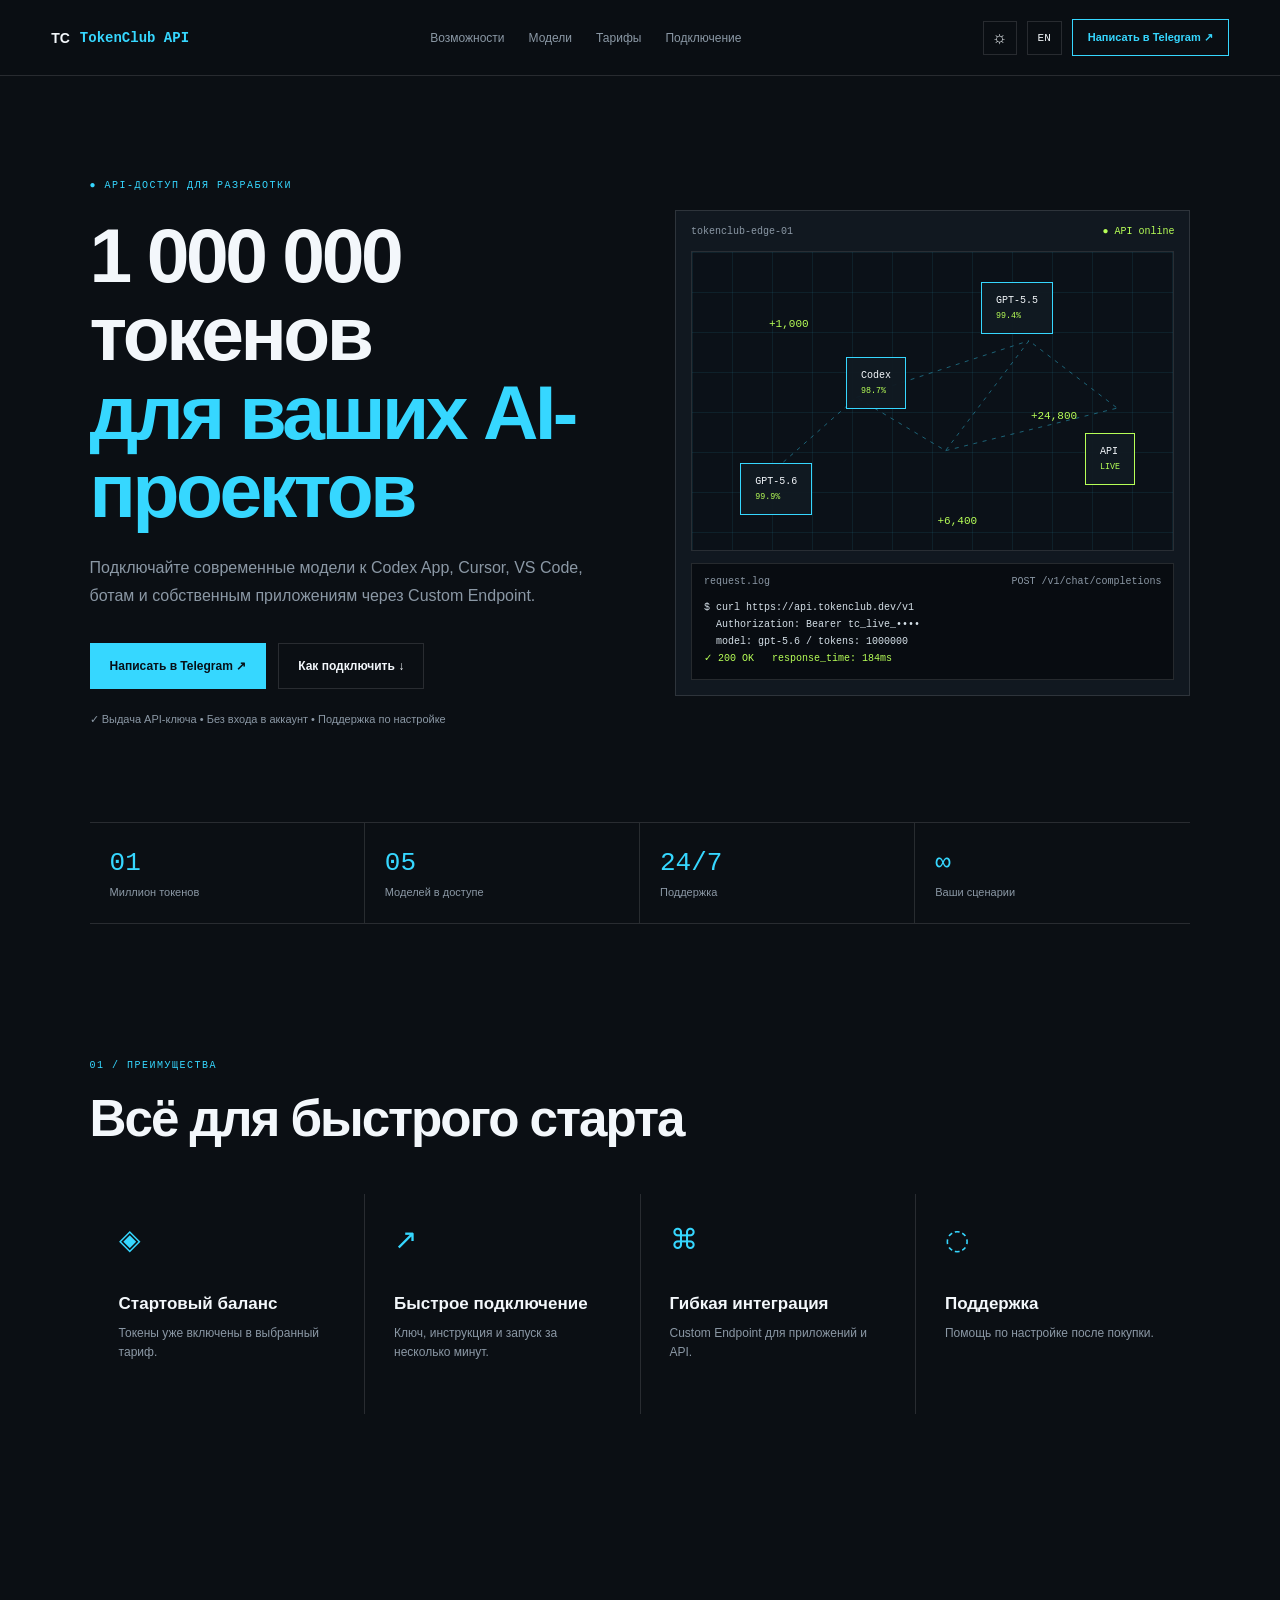
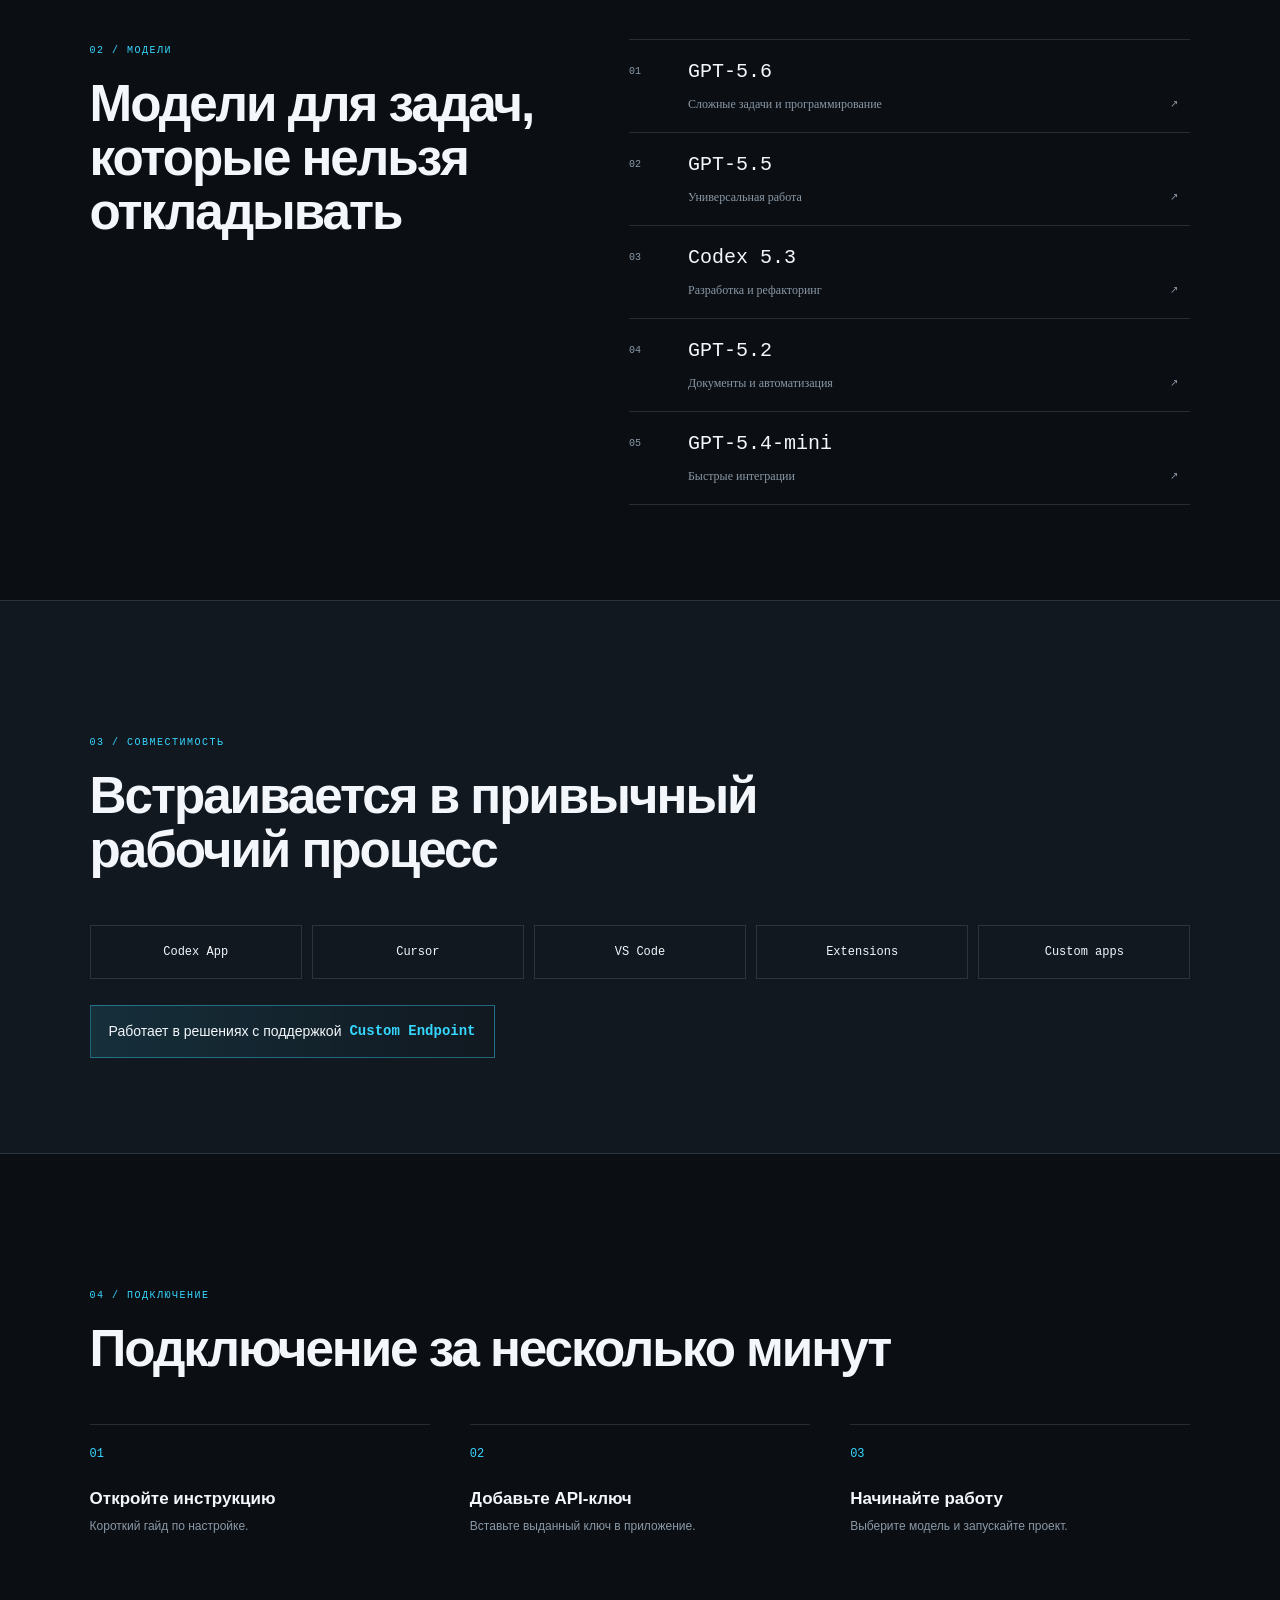
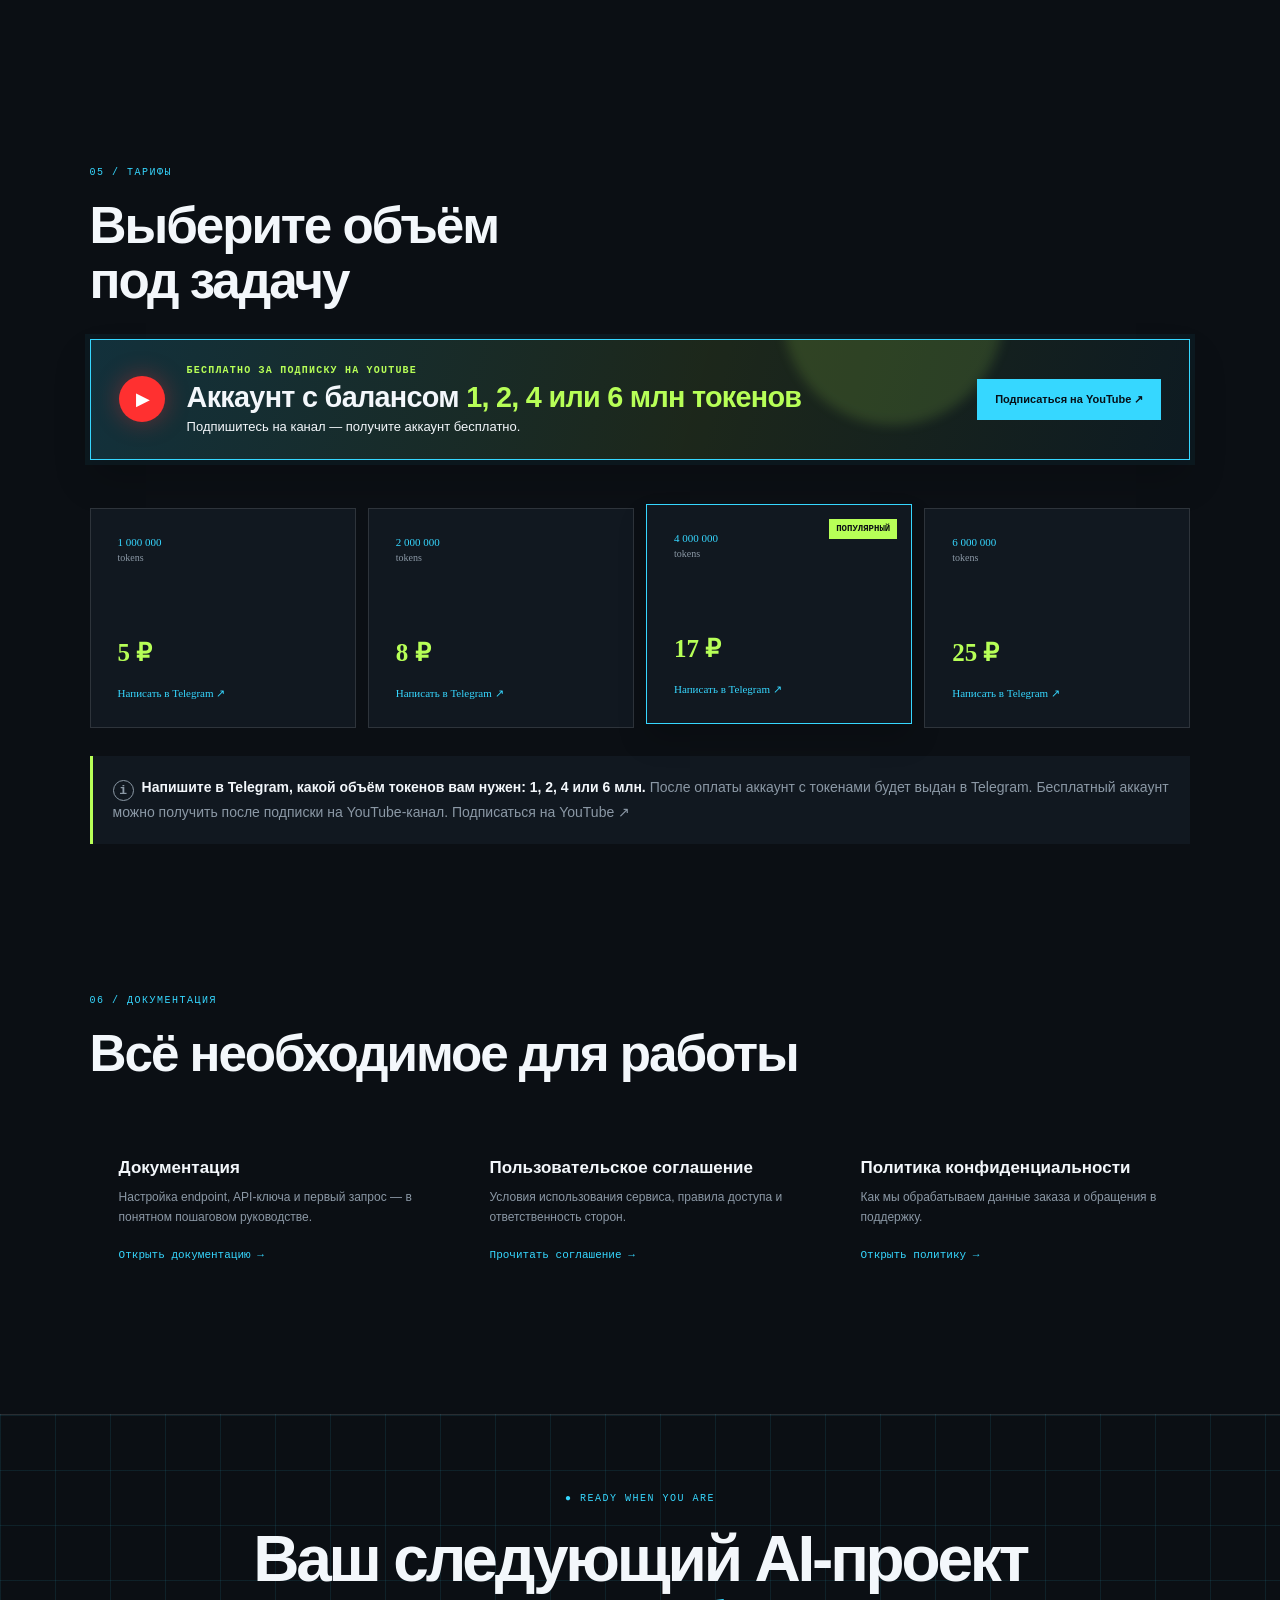
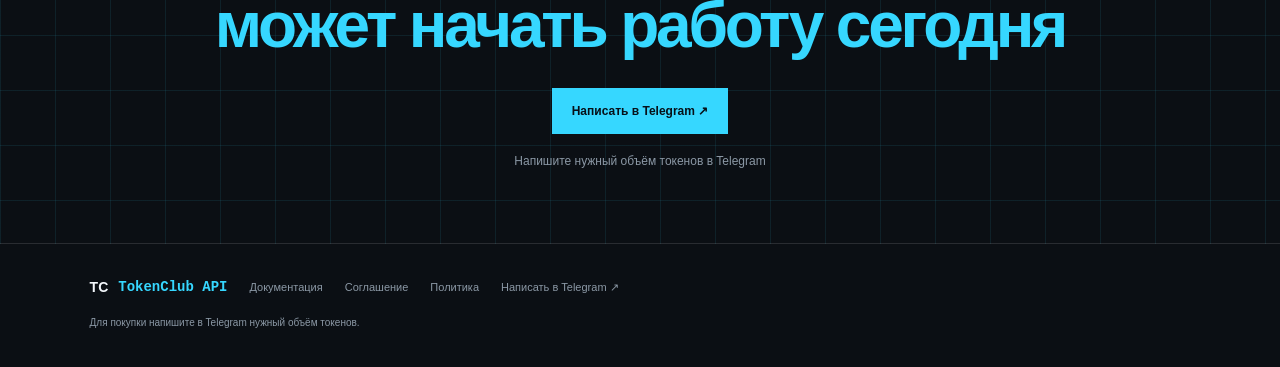
<file: index.html>
<!doctype html>
<html lang="ru">
<head>
  <meta charset="UTF-8">
  <meta name="viewport" content="width=device-width, initial-scale=1">
  <meta name="description" content="TokenClub API — доступ к AI-моделям через Custom Endpoint.">
  <title>TokenClub API — доступ к AI-моделям</title>
  <link rel="stylesheet" href="styles.css">
  <link rel="stylesheet" href="enhancements.css">
  <style>
    .pricing .price-card:nth-child(1) > strong { font-size: 0; }
    .pricing .price-card:nth-child(1) > strong::after { content: "5 ₽"; font-size: 25px; }
    .pricing .price-card:nth-child(2) > strong { font-size: 0; }
    .pricing .price-card:nth-child(2) > strong::after { content: "8 ₽"; font-size: 25px; }
    .pricing .price-card:nth-child(3) > strong { font-size: 0; }
    .pricing .price-card:nth-child(3) > strong::after { content: "17 ₽"; font-size: 25px; }
    .pricing .price-card:nth-child(4) > strong { font-size: 0; }
    .pricing .price-card:nth-child(4) > strong::after { content: "25 ₽"; font-size: 25px; }
  </style>
</head>
<body>
  <div class="loader" id="loader" data-i18n="loader">Подключаем TokenClub API…</div>
  <header class="site-header">
    <a class="brand" href="#top" aria-label="TokenClub API"><b>TC</b><span>TokenClub API</span></a>
    <nav class="main-nav" aria-label="Основная навигация">
      <a href="#features" data-i18n="navFeatures">Возможности</a><a href="#models" data-i18n="navModels">Модели</a><a href="#pricing" data-i18n="navPricing">Тарифы</a><a href="#setup" data-i18n="navSetup">Подключение</a>
    </nav>
    <div class="header-actions">
      <button class="icon-btn" id="themeBtn" type="button" aria-label="Переключить тему" title="Переключить тему">☼</button>
      <button class="lang-btn" id="langBtn" type="button" aria-label="Сменить язык">RU / EN</button>
      <a class="header-cta purchase-link" href="https://t.me/Nadodelat2" target="_blank" rel="noopener" data-i18n="getAccess">Написать в Telegram ↗</a>
    </div>
  </header>
  <main id="top">
    <section class="hero">
      <div class="hero-copy">
        <div class="eyebrow" data-i18n="eyebrow">● API-ДОСТУП ДЛЯ РАЗРАБОТКИ</div>
        <h1 data-i18n-html="heroTitle">1 000 000 токенов<br><span>для ваших AI-проектов</span></h1>
        <p data-i18n="heroText">Подключайте современные модели к Codex App, Cursor, VS Code, ботам и собственным приложениям через Custom Endpoint.</p>
        <div class="hero-actions"><a class="btn primary purchase-link" href="https://t.me/Nadodelat2" target="_blank" rel="noopener" data-i18n="getApiAccess">Написать в Telegram ↗</a><a class="btn" href="#docs" data-i18n="howToConnect">Как подключить ↓</a></div>
        <small class="hero-note" data-i18n="heroNote">✓ Выдача API-ключа • Без входа в аккаунт • Поддержка по настройке</small>
      </div>
      <div class="hero-visual"><div class="visual-top">tokenclub-edge-01 <b>● API online</b></div><div class="network"><div class="grid"></div><svg viewBox="0 0 600 420" preserveAspectRatio="none" aria-hidden="true"><path d="M80 330 L205 205 L316 280 L420 125 L530 220"/><path d="M205 205 L420 125"/><path d="M316 280 L530 220"/></svg><div class="node n1">GPT-5.6<small>99.9%</small></div><div class="node n2">Codex<small>98.7%</small></div><div class="node n3">GPT-5.5<small>99.4%</small></div><div class="node n4">API<small>LIVE</small></div><div class="token t1">+1,000</div><div class="token t2">+24,800</div><div class="token t3">+6,400</div></div><div class="terminal">request.log <span>POST /v1/chat/completions</span><pre>$ curl https://api.tokenclub.dev/v1
  Authorization: Bearer tc_live_••••
  model: gpt-5.6 / tokens: 1000000
<span>✓ 200 OK   response_time: 184ms</span></pre></div></div>
    </section>
    <section class="stats"><div><b>01</b><span data-i18n="statTokens">Миллион токенов</span></div><div><b>05</b><span data-i18n="statModels">Моделей в доступе</span></div><div><b>24/7</b><span data-i18n="statSupport">Поддержка</span></div><div><b>∞</b><span data-i18n="statScenarios">Ваши сценарии</span></div></section>
    <section class="section" id="features"><label data-i18n="featuresLabel">01 / ПРЕИМУЩЕСТВА</label><h2 data-i18n="featuresTitle">Всё для быстрого старта</h2><div class="features"><article>◈<h3 data-i18n="feature1Title">Стартовый баланс</h3><p data-i18n="feature1Text">Токены уже включены в выбранный тариф.</p></article><article>↗<h3 data-i18n="feature2Title">Быстрое подключение</h3><p data-i18n="feature2Text">Ключ, инструкция и запуск за несколько минут.</p></article><article>⌘<h3 data-i18n="feature3Title">Гибкая интеграция</h3><p data-i18n="feature3Text">Custom Endpoint для приложений и API.</p></article><article>◌<h3 data-i18n="feature4Title">Поддержка</h3><p data-i18n="feature4Text">Помощь по настройке после покупки.</p></article></div></section>
    <section class="section models" id="models"><div><label data-i18n="modelsLabel">02 / МОДЕЛИ</label><h2 data-i18n-html="modelsTitle">Модели для задач,<br>которые нельзя откладывать</h2></div><div class="model-list"><div>01 <strong>GPT-5.6</strong><small data-i18n="model1">Сложные задачи и программирование</small>↗</div><div>02 <strong>GPT-5.5</strong><small data-i18n="model2">Универсальная работа</small>↗</div><div>03 <strong>Codex 5.3</strong><small data-i18n="model3">Разработка и рефакторинг</small>↗</div><div>04 <strong>GPT-5.2</strong><small data-i18n="model4">Документы и автоматизация</small>↗</div><div>05 <strong>GPT-5.4-mini</strong><small data-i18n="model5">Быстрые интеграции</small>↗</div></div></section>
    <section class="compat"><div class="section"><label data-i18n="compatLabel">03 / СОВМЕСТИМОСТЬ</label><h2 data-i18n-html="compatTitle">Встраивается в привычный<br>рабочий процесс</h2><div class="compat-row"><span>Codex App</span><span>Cursor</span><span>VS Code</span><span>Extensions</span><span>Custom apps</span></div><p class="endpoint-note" data-i18n-html="endpointNote">Работает в решениях с поддержкой <strong>Custom Endpoint</strong></p></div></section>
    <section class="section" id="setup"><label data-i18n="setupLabel">04 / ПОДКЛЮЧЕНИЕ</label><h2 data-i18n="setupTitle">Подключение за несколько минут</h2><div class="steps"><div><b>01</b><h3 data-i18n="step1Title">Откройте инструкцию</h3><p data-i18n="step1Text">Короткий гайд по настройке.</p></div><div><b>02</b><h3 data-i18n="step2Title">Добавьте API-ключ</h3><p data-i18n="step2Text">Вставьте выданный ключ в приложение.</p></div><div><b>03</b><h3 data-i18n="step3Title">Начинайте работу</h3><p data-i18n="step3Text">Выберите модель и запускайте проект.</p></div></div></section>
    <section class="section" id="pricing"><label data-i18n="pricingLabel">05 / ТАРИФЫ</label><h2 data-i18n-html="pricingTitle">Выберите объём<br>под задачу</h2><aside class="youtube-gift" aria-label="Бесплатный аккаунт за подписку на YouTube"><div class="youtube-gift-icon" aria-hidden="true">▶</div><div class="youtube-gift-copy"><span data-i18n="youtubeGiftLabel">БЕСПЛАТНО ЗА ПОДПИСКУ НА YOUTUBE</span><strong data-i18n-html="youtubeGiftTitle">Аккаунт с балансом <em>1, 2, 4 или 6 млн токенов</em></strong><p data-i18n="youtubeGiftText">Подпишитесь на канал — получите аккаунт бесплатно.</p></div><a class="youtube-gift-cta" href="https://youtube.com/channel/UC8PJoADDYiaxqb0UiYBRF9w?si=MLlKE7kNi1kPEvmc" target="_blank" rel="noopener" data-i18n="youtubeLink">Подписаться на YouTube ↗</a></aside><div class="pricing"><a class="price-card" href="https://t.me/Nadodelat2" target="_blank" rel="noopener"><span>1 000 000</span><small>tokens</small><strong>1.25 ₽</strong><em data-i18n="goToPurchase">Написать в Telegram ↗</em></a><a class="price-card" href="https://t.me/Nadodelat2" target="_blank" rel="noopener"><span>2 000 000</span><small>tokens</small><strong>1.75 ₽</strong><em data-i18n="goToPurchase">Написать в Telegram ↗</em></a><a class="price-card featured" href="https://t.me/Nadodelat2" target="_blank" rel="noopener"><i data-i18n="popular">ПОПУЛЯРНЫЙ</i><span>4 000 000</span><small>tokens</small><strong>2.50 ₽</strong><em data-i18n="goToPurchase">Написать в Telegram ↗</em></a><a class="price-card" href="https://t.me/Nadodelat2" target="_blank" rel="noopener"><span>6 000 000</span><small>tokens</small><strong>3.50 ₽</strong><em data-i18n="goToPurchase">Написать в Telegram ↗</em></a></div><div class="terms"><span class="info-icon" aria-hidden="true">i</span><strong data-i18n="termsStrong">Напишите в Telegram, какой объём токенов вам нужен: 1, 2, 4 или 6 млн.</strong> <span data-i18n="termsText">После оплаты аккаунт с токенами будет выдан в Telegram. Бесплатный аккаунт можно получить после подписки на YouTube-канал.</span> <a href="https://youtube.com/channel/UC8PJoADDYiaxqb0UiYBRF9w?si=MLlKE7kNi1kPEvmc" target="_blank" rel="noopener" data-i18n="youtubeLink">Подписаться на YouTube ↗</a></div></section>
    <section class="section docs" id="docs"><label data-i18n="docsLabel">06 / ДОКУМЕНТАЦИЯ</label><h2 data-i18n="docsTitle">Всё необходимое для работы</h2><div class="doc-grid"><a href="documentation.html"><article><h3 data-i18n="documentation">Документация</h3><p data-i18n="docText">Настройка endpoint, API-ключа и первый запрос — в понятном пошаговом руководстве.</p><span class="doc-link" data-i18n="readDocs">Открыть документацию →</span></article></a><a href="agreement.html"><article><h3 data-i18n="agreement">Пользовательское соглашение</h3><p data-i18n="agreementShort">Условия использования сервиса, правила доступа и ответственность сторон.</p><span class="doc-link" data-i18n="readAgreement">Прочитать соглашение →</span></article></a><a href="privacy.html"><article><h3 data-i18n="privacy">Политика конфиденциальности</h3><p data-i18n="privacyShort">Как мы обрабатываем данные заказа и обращения в поддержку.</p><span class="doc-link" data-i18n="readPrivacy">Открыть политику →</span></article></a></div></section>
    <section class="final"><div><label>● READY WHEN YOU ARE</label><h2 data-i18n-html="finalTitle">Ваш следующий AI-проект<br><span>может начать работу сегодня</span></h2><a class="btn primary purchase-link" href="https://t.me/Nadodelat2" target="_blank" rel="noopener" data-i18n="getApiAccess">Написать в Telegram ↗</a><p data-i18n="finalNote">Напишите нужный объём токенов в Telegram</p></div></section>
  </main>
  <footer><a class="brand" href="#top"><b>TC</b><span>TokenClub API</span></a><a href="documentation.html" data-i18n="documentation">Документация</a><a href="agreement.html" data-i18n="agreementFooter">Соглашение</a><a href="privacy.html" data-i18n="privacyFooter">Политика</a><a class="purchase-link" href="https://t.me/Nadodelat2" target="_blank" rel="noopener" data-i18n="buyOnTelegram">Написать в Telegram ↗</a><small data-i18n="footerNote">Для покупки напишите в Telegram нужный объём токенов.</small></footer>
  <script src="script.js"></script>
</body>
</html>
</file>
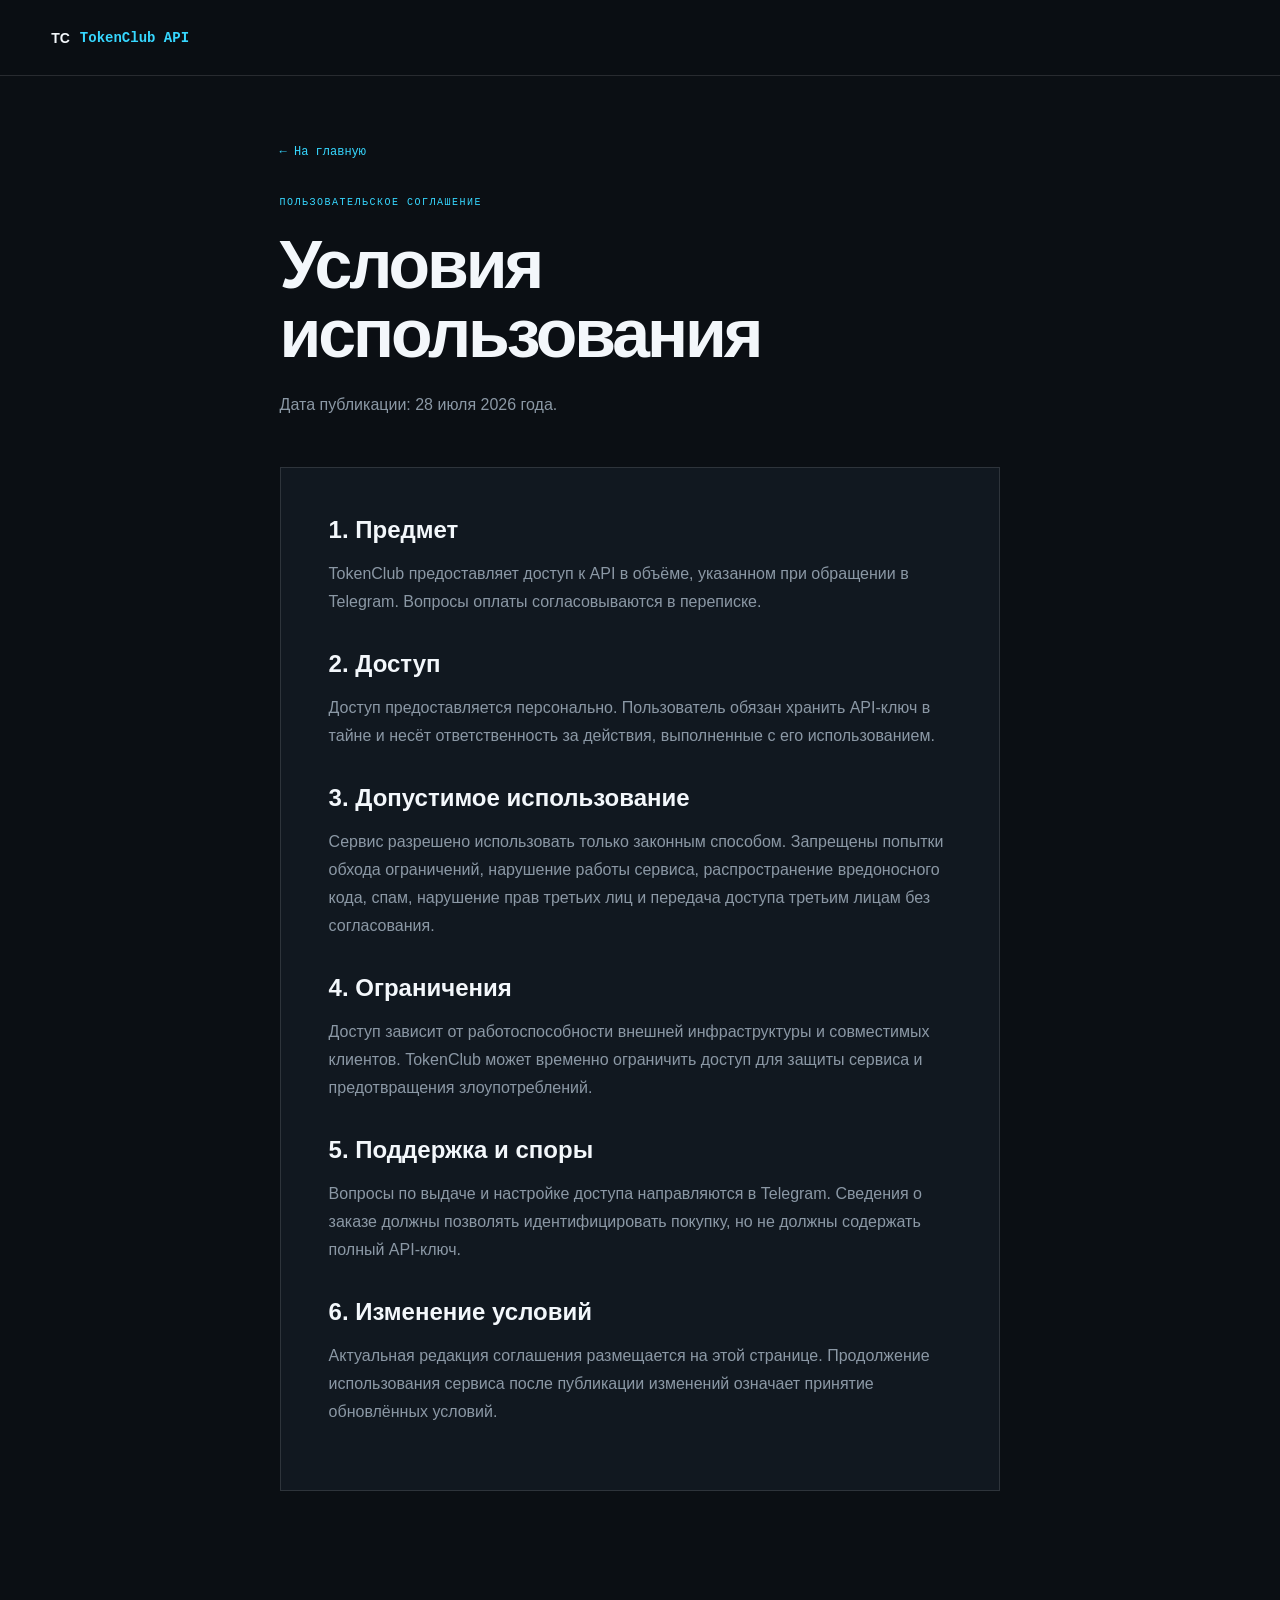
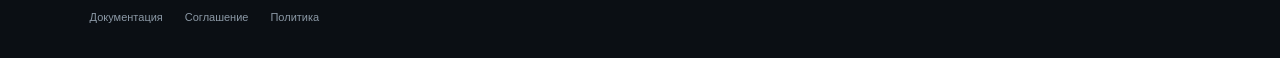
<file: agreement.html>
<!doctype html>
<html lang="ru"><head><meta charset="UTF-8"><meta name="viewport" content="width=device-width,initial-scale=1"><title>Пользовательское соглашение — TokenClub API</title><link rel="stylesheet" href="styles.css"><link rel="stylesheet" href="enhancements.css"></head>
<body><header class="site-header"><a class="brand" href="index.html"><b>TC</b><span>TokenClub API</span></a></header><main class="legal-page"><a class="back-link" href="index.html#docs">← На главную</a><label>ПОЛЬЗОВАТЕЛЬСКОЕ СОГЛАШЕНИЕ</label><h1>Условия использования</h1><p class="legal-lead">Дата публикации: 28 июля 2026 года.</p><article><h2>1. Предмет</h2><p>TokenClub предоставляет доступ к API в объёме, указанном при обращении в Telegram. Вопросы оплаты согласовываются в переписке.</p><h2>2. Доступ</h2><p>Доступ предоставляется персонально. Пользователь обязан хранить API-ключ в тайне и несёт ответственность за действия, выполненные с его использованием.</p><h2>3. Допустимое использование</h2><p>Сервис разрешено использовать только законным способом. Запрещены попытки обхода ограничений, нарушение работы сервиса, распространение вредоносного кода, спам, нарушение прав третьих лиц и передача доступа третьим лицам без согласования.</p><h2>4. Ограничения</h2><p>Доступ зависит от работоспособности внешней инфраструктуры и совместимых клиентов. TokenClub может временно ограничить доступ для защиты сервиса и предотвращения злоупотреблений.</p><h2>5. Поддержка и споры</h2><p>Вопросы по выдаче и настройке доступа направляются в Telegram. Сведения о заказе должны позволять идентифицировать покупку, но не должны содержать полный API-ключ.</p><h2>6. Изменение условий</h2><p>Актуальная редакция соглашения размещается на этой странице. Продолжение использования сервиса после публикации изменений означает принятие обновлённых условий.</p></article></main><footer><a href="documentation.html">Документация</a><a href="agreement.html">Соглашение</a><a href="privacy.html">Политика</a></footer></body></html>
</file>
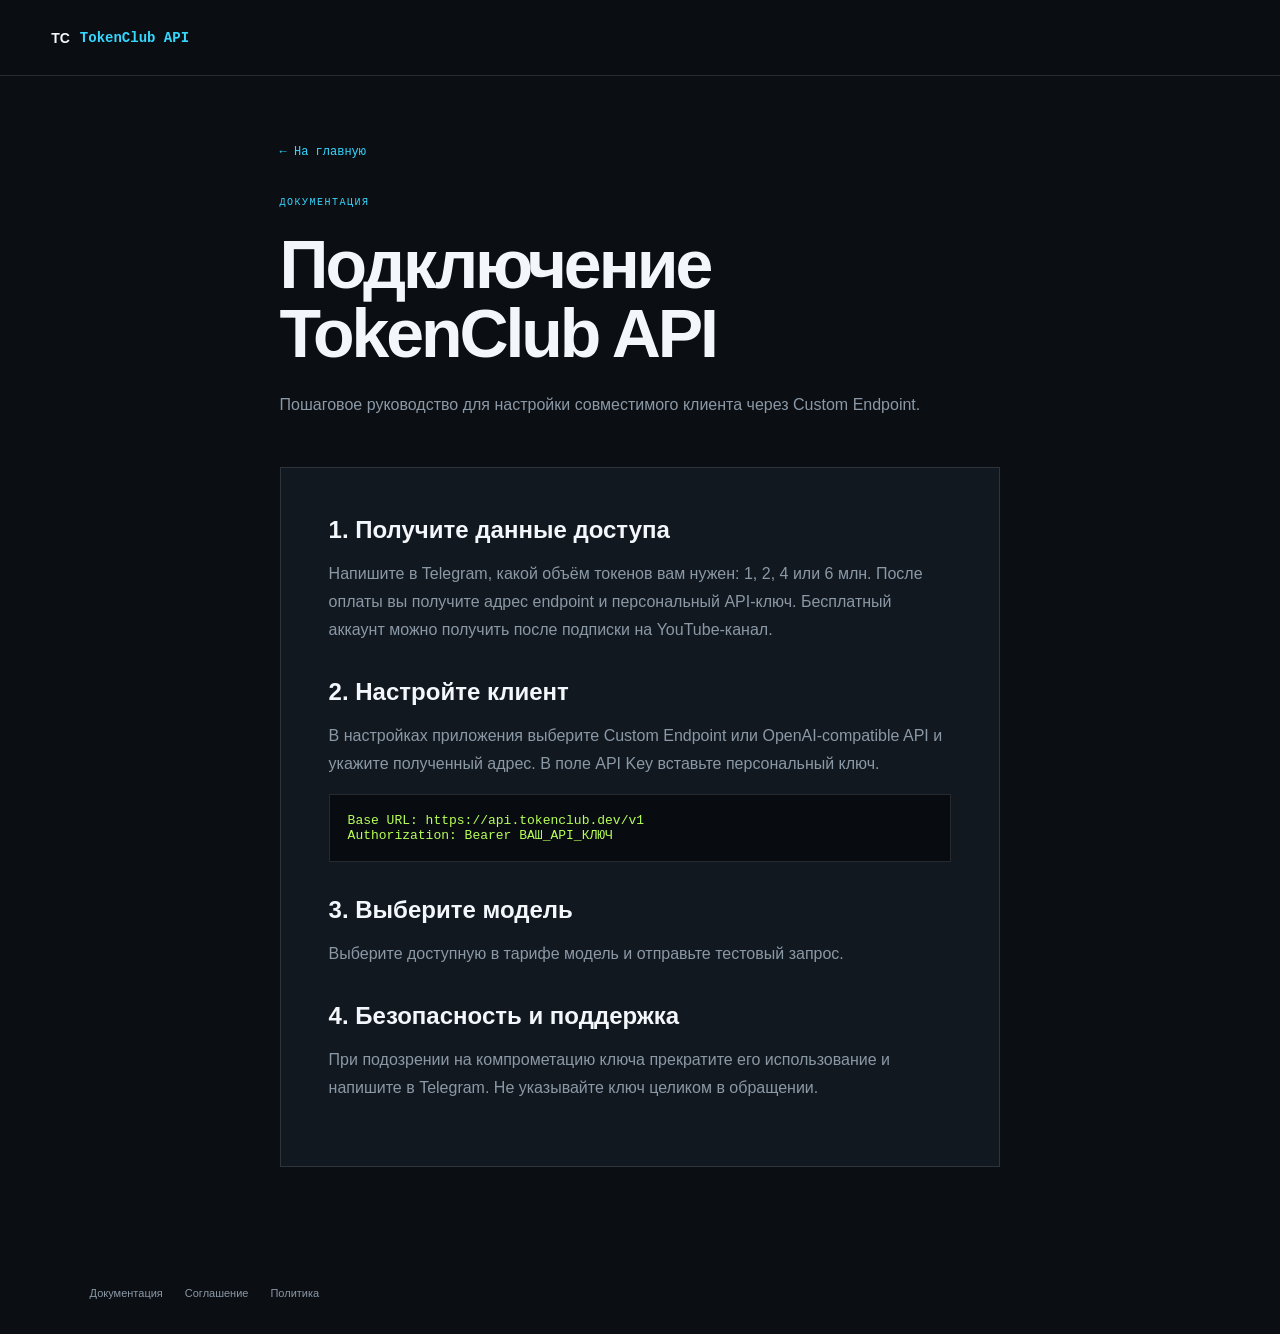
<file: documentation.html>
<!doctype html>
<html lang="ru"><head><meta charset="UTF-8"><meta name="viewport" content="width=device-width,initial-scale=1"><title>Документация — TokenClub API</title><link rel="stylesheet" href="styles.css"><link rel="stylesheet" href="enhancements.css"></head>
<body><header class="site-header"><a class="brand" href="index.html"><b>TC</b><span>TokenClub API</span></a></header><main class="legal-page"><a class="back-link" href="index.html#docs">← На главную</a><label>ДОКУМЕНТАЦИЯ</label><h1>Подключение TokenClub API</h1><p class="legal-lead">Пошаговое руководство для настройки совместимого клиента через Custom Endpoint.</p><article><h2>1. Получите данные доступа</h2><p>Напишите в <a href="https://t.me/Nadodelat2" target="_blank" rel="noopener">Telegram</a>, какой объём токенов вам нужен: 1, 2, 4 или 6 млн. После оплаты вы получите адрес endpoint и персональный API-ключ. Бесплатный аккаунт можно получить после подписки на <a href="https://youtube.com/channel/UC8PJoADDYiaxqb0UiYBRF9w?si=MLlKE7kNi1kPEvmc" target="_blank" rel="noopener">YouTube-канал</a>.</p><h2>2. Настройте клиент</h2><p>В настройках приложения выберите Custom Endpoint или OpenAI-compatible API и укажите полученный адрес. В поле API Key вставьте персональный ключ.</p><pre><code>Base URL: https://api.tokenclub.dev/v1
Authorization: Bearer ВАШ_API_КЛЮЧ</code></pre><h2>3. Выберите модель</h2><p>Выберите доступную в тарифе модель и отправьте тестовый запрос.</p><h2>4. Безопасность и поддержка</h2><p>При подозрении на компрометацию ключа прекратите его использование и напишите в Telegram. Не указывайте ключ целиком в обращении.</p></article></main><footer><a href="documentation.html">Документация</a><a href="agreement.html">Соглашение</a><a href="privacy.html">Политика</a></footer></body></html>
</file>
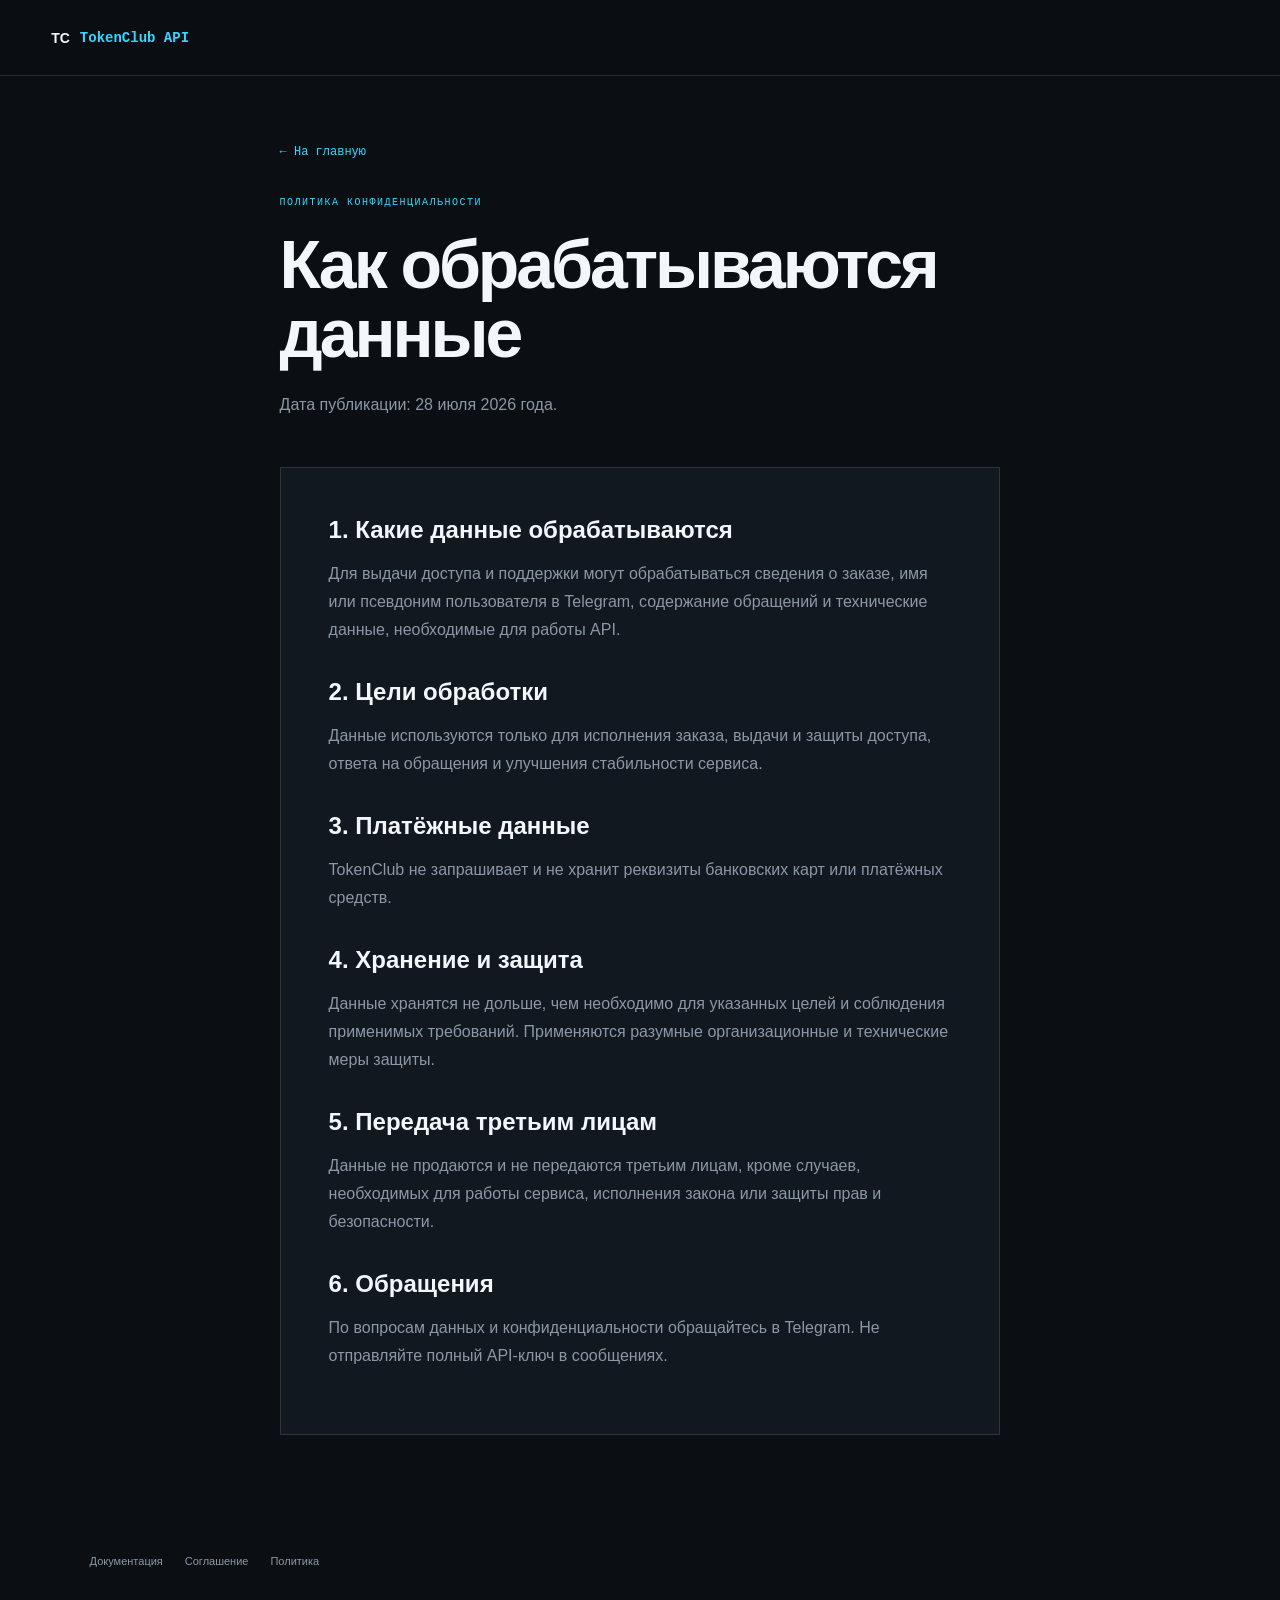
<file: privacy.html>
<!doctype html>
<html lang="ru"><head><meta charset="UTF-8"><meta name="viewport" content="width=device-width,initial-scale=1"><title>Политика конфиденциальности — TokenClub API</title><link rel="stylesheet" href="styles.css"><link rel="stylesheet" href="enhancements.css"></head>
<body><header class="site-header"><a class="brand" href="index.html"><b>TC</b><span>TokenClub API</span></a></header><main class="legal-page"><a class="back-link" href="index.html#docs">← На главную</a><label>ПОЛИТИКА КОНФИДЕНЦИАЛЬНОСТИ</label><h1>Как обрабатываются данные</h1><p class="legal-lead">Дата публикации: 28 июля 2026 года.</p><article><h2>1. Какие данные обрабатываются</h2><p>Для выдачи доступа и поддержки могут обрабатываться сведения о заказе, имя или псевдоним пользователя в Telegram, содержание обращений и технические данные, необходимые для работы API.</p><h2>2. Цели обработки</h2><p>Данные используются только для исполнения заказа, выдачи и защиты доступа, ответа на обращения и улучшения стабильности сервиса.</p><h2>3. Платёжные данные</h2><p>TokenClub не запрашивает и не хранит реквизиты банковских карт или платёжных средств.</p><h2>4. Хранение и защита</h2><p>Данные хранятся не дольше, чем необходимо для указанных целей и соблюдения применимых требований. Применяются разумные организационные и технические меры защиты.</p><h2>5. Передача третьим лицам</h2><p>Данные не продаются и не передаются третьим лицам, кроме случаев, необходимых для работы сервиса, исполнения закона или защиты прав и безопасности.</p><h2>6. Обращения</h2><p>По вопросам данных и конфиденциальности обращайтесь в Telegram. Не отправляйте полный API-ключ в сообщениях.</p></article></main><footer><a href="documentation.html">Документация</a><a href="agreement.html">Соглашение</a><a href="privacy.html">Политика</a></footer></body></html>
</file>
<file: styles.css>
:root{--bg:#0b0f14;--surface:#111820;--text:#f3f7fb;--muted:#8b98a5;--line:rgba(255,255,255,.12);--cyan:#36d7ff;--green:#b7ff57}
*{box-sizing:border-box}html{scroll-behavior:smooth}body{margin:0;background:var(--bg);color:var(--text);font-family:Manrope,Arial,sans-serif;overflow-x:hidden;transition:background .25s,color .25s}body.light{--bg:#f5f7fa;--surface:#fff;--text:#14202a;--muted:#617080;--line:rgba(15,35,48,.16)}a{color:inherit;text-decoration:none}.site-header{height:76px;position:fixed;top:0;left:0;right:0;z-index:20;display:flex;align-items:center;gap:30px;padding:0 clamp(20px,4vw,64px);background:color-mix(in srgb,var(--bg) 88%,transparent);backdrop-filter:blur(18px);border-bottom:1px solid var(--line)}.brand{display:flex;align-items:center;gap:10px;font-size:14px;font-weight:700;white-space:nowrap}.brand b{color:var(--text)}.brand span{font-family:monospace;color:var(--cyan)}.main-nav{display:flex;gap:24px;margin:auto;font-size:12px;color:var(--muted)}.main-nav a:hover,footer a:hover{color:var(--cyan)}.header-actions{display:flex;align-items:center;gap:10px}.icon-btn,.lang-btn{background:transparent;border:1px solid var(--line);color:var(--text);cursor:pointer;height:34px}.icon-btn{width:34px;font-size:17px}.lang-btn{padding:0 10px;font:11px monospace}.header-cta{font-size:11px;font-weight:700;padding:11px 15px;border:1px solid var(--cyan);color:var(--cyan);white-space:nowrap}.section,.hero{padding:130px clamp(20px,7vw,112px) 95px}.hero{min-height:770px;padding-top:180px;display:grid;grid-template-columns:1fr 1fr;gap:70px;align-items:center}.eyebrow,label{font:500 10px monospace;letter-spacing:.15em;color:var(--cyan)}.hero h1{font-size:clamp(46px,6vw,88px);line-height:1.02;letter-spacing:-.045em;margin:25px 0}.hero h1 span,h2 span{color:var(--cyan)}.hero-copy p{max-width:530px;color:var(--muted);font-size:16px;line-height:1.7}.hero-actions{display:flex;gap:12px;margin:34px 0 20px;flex-wrap:wrap}.btn{display:inline-flex;padding:15px 19px;border:1px solid var(--line);font-size:12px;font-weight:700;transition:transform .2s,background .2s}.btn.primary{background:var(--cyan);border-color:var(--cyan);color:#071018}.btn:hover{transform:translateY(-2px)}.hero-note{font-size:11px;color:var(--muted)}.hero-visual{border:1px solid var(--line);background:var(--surface);padding:15px}.visual-top,.terminal{font:10px monospace;color:var(--muted)}.visual-top{display:flex;justify-content:space-between;padding-bottom:14px}.visual-top b{color:var(--green);font-weight:400}.network{height:300px;position:relative;overflow:hidden;background:#0b1118;border:1px solid var(--line)}.grid{position:absolute;inset:0;background-image:linear-gradient(rgba(54,215,255,.08) 1px,transparent 1px),linear-gradient(90deg,rgba(54,215,255,.08) 1px,transparent 1px);background-size:40px 40px}.network svg{position:absolute;inset:0;width:100%;height:100%}.network path{stroke:rgba(54,215,255,.55);stroke-width:1;fill:none;stroke-dasharray:5 7;animation:dash 8s linear infinite}.node{position:absolute;padding:12px 14px;background:rgba(16,26,34,.95);border:1px solid var(--cyan);font:10px monospace;display:flex;flex-direction:column;gap:5px}.node small{color:var(--green)}.n1{left:10%;bottom:12%}.n2{left:32%;top:35%}.n3{right:25%;top:10%}.n4{right:8%;bottom:22%;border-color:var(--green)}.token{position:absolute;color:var(--green);font:11px monospace;animation:float 3s ease-in-out infinite}.t1{left:16%;top:22%}.t2{right:20%;top:53%;animation-delay:1s}.t3{left:51%;bottom:8%;animation-delay:1.8s}.terminal{margin-top:12px;background:#080c11;border:1px solid var(--line);padding:12px}.terminal span{float:right}.terminal pre{margin:12px 0 0;color:#d5e0e8;line-height:1.7;white-space:pre-wrap}.terminal pre span{float:none;color:var(--green)}.stats{display:grid;grid-template-columns:repeat(4,1fr);border-top:1px solid var(--line);border-bottom:1px solid var(--line);margin:0 clamp(20px,7vw,112px)}.stats div{padding:25px 20px;border-right:1px solid var(--line);display:flex;flex-direction:column;gap:8px;color:var(--muted);font-size:11px}.stats div:last-child{border:0}.stats b{color:var(--cyan);font:500 26px monospace}.section h2{font-size:clamp(34px,4vw,58px);line-height:1.06;letter-spacing:-.04em;margin:20px 0 48px}.features{display:grid;grid-template-columns:repeat(4,1fr);gap:1px;background:var(--line)}.features article,.doc-grid article{background:var(--bg);padding:28px;min-height:220px;border:1px solid transparent;color:var(--cyan);font-size:28px}.features article:hover,.doc-grid article:hover{background:var(--surface);border-color:var(--cyan)}.features h3,.doc-grid h3{font-size:17px;color:var(--text);margin:38px 0 10px}.features p,.steps p,.compat p,.final p,.doc-grid p{font-size:12px;color:var(--muted);margin:0;line-height:1.6}.models{display:grid;grid-template-columns:.9fr 1.1fr;gap:80px}.models h2{margin-bottom:0}.model-list{border-top:1px solid var(--line)}.model-list>div{display:grid;grid-template-columns:45px 1fr 20px;gap:14px;align-items:center;padding:20px 0;border-bottom:1px solid var(--line);font:10px monospace;color:var(--muted)}.model-list>div:hover{padding-left:15px;background:linear-gradient(90deg,rgba(54,215,255,.08),transparent)}.model-list strong{font-size:20px;color:var(--text);font-weight:500}.model-list small{grid-column:2;color:var(--muted);font:12px Manrope}.compat{background:var(--surface);border-top:1px solid var(--line);border-bottom:1px solid var(--line)}.compat-row{display:grid;grid-template-columns:repeat(5,1fr);gap:10px}.compat-row span{padding:19px;border:1px solid var(--line);font:12px monospace;text-align:center}.compat-row span:hover{border-color:var(--cyan);color:var(--cyan)}.steps{display:grid;grid-template-columns:repeat(3,1fr);gap:40px}.steps>div{border-top:1px solid var(--line);padding-top:18px}.steps b{font:12px monospace;color:var(--cyan)}.steps h3{font-size:17px;margin:28px 0 8px}.pricing{display:grid;grid-template-columns:repeat(4,1fr);gap:12px}.pricing article{position:relative;padding:27px;border:1px solid var(--line);background:var(--surface);display:flex;flex-direction:column;min-height:220px;font:500 25px monospace}.pricing article:hover,.pricing .featured{border-color:var(--cyan);transform:translateY(-4px)}.pricing small{font-size:10px;color:var(--muted);margin-top:4px}.pricing strong{color:var(--green);margin-top:auto}.pricing a{font:11px Manrope;color:var(--cyan);margin-top:20px}.pricing i{position:absolute;top:14px;right:14px;background:var(--green);color:var(--bg);padding:5px 7px;font:600 9px monospace;font-style:normal}.terms{margin-top:28px;padding:20px;border-left:3px solid var(--green);background:var(--surface);color:var(--muted);font-size:14px;line-height:1.65}.terms strong{color:var(--text)}.info-icon{display:inline-grid;place-items:center;width:21px;height:21px;border:1px solid var(--muted);border-radius:50%;font:700 13px monospace;margin-right:8px;vertical-align:-2px}.docs{padding-top:50px}.doc-grid{display:grid;grid-template-columns:repeat(3,1fr);gap:12px}.doc-grid article{min-height:190px;color:var(--cyan)}.doc-grid h3{margin-top:0}.doc-grid code{display:block;margin-top:18px;color:var(--green);font:11px monospace}.final{min-height:430px;display:grid;place-items:center;text-align:center;border-top:1px solid var(--line);border-bottom:1px solid var(--line);background-image:linear-gradient(rgba(54,215,255,.09) 1px,transparent 1px),linear-gradient(90deg,rgba(54,215,255,.09) 1px,transparent 1px);background-size:55px 55px}.final h2{font-size:clamp(36px,5vw,68px);line-height:1.02;letter-spacing:-.05em;margin:22px 0 30px}.final p{margin-top:18px}footer{padding:35px clamp(20px,7vw,112px);display:flex;align-items:center;gap:22px;flex-wrap:wrap;font-size:11px;color:var(--muted)}footer .brand{color:var(--text)}footer small{width:100%;font-size:10px}.loader{position:fixed;inset:0;background:#080b0f;z-index:100;display:grid;place-items:center;font:12px monospace;color:var(--cyan);transition:.6s}.loader.done{opacity:0;visibility:hidden}.loader:after{content:'';position:absolute;width:220px;height:2px;background:var(--cyan);animation:load 1.5s ease forwards;transform:translateY(26px)}@keyframes load{from{width:0}to{width:220px}}@keyframes dash{to{stroke-dashoffset:-100}}@keyframes float{50%{transform:translateY(-8px)}}@media(max-width:900px){.main-nav{display:none}.hero{grid-template-columns:1fr;gap:45px}.features,.pricing,.doc-grid{grid-template-columns:repeat(2,1fr)}.models{grid-template-columns:1fr;gap:25px}.compat-row{grid-template-columns:repeat(3,1fr)}}@media(max-width:560px){.site-header{height:64px;padding:0 16px;gap:10px}.brand span{font-size:12px}.header-cta{display:none}.hero,.section{padding:110px 20px 70px}.hero h1{font-size:46px}.hero-copy p{font-size:14px}.hero-actions .btn{width:100%;justify-content:center}.stats{grid-template-columns:repeat(2,1fr);margin:0 20px}.stats div:nth-child(2){border-right:0}.features,.pricing,.doc-grid{grid-template-columns:1fr}.compat-row{grid-template-columns:repeat(2,1fr)}.steps{grid-template-columns:1fr;gap:25px}.network{height:250px}.terminal{font-size:9px}.terminal pre{font-size:9px}.terms{font-size:13px}}
</file>
<file: enhancements.css>
.endpoint-note{display:inline-flex;align-items:center;gap:8px;margin-top:26px!important;padding:14px 18px;border:1px solid rgba(54,215,255,.4);background:linear-gradient(90deg,rgba(54,215,255,.12),transparent);color:var(--text)!important;font-size:14px!important}.endpoint-note strong{color:var(--cyan);font-family:monospace}.pricing{grid-template-columns:repeat(4,1fr)}.price-card{position:relative;padding:27px;border:1px solid var(--line);background:var(--surface);display:flex;flex-direction:column;min-height:220px;font:500 25px monospace;cursor:pointer;transition:transform .2s,border-color .2s,box-shadow .2s}.price-card:hover,.price-card.featured{border-color:var(--cyan);transform:translateY(-4px);box-shadow:0 16px 28px rgba(0,0,0,.16)}.price-card small{font-size:10px;color:var(--muted);margin-top:4px}.price-card strong{color:var(--green);margin-top:auto}.price-card em{font:11px Manrope;color:var(--cyan);margin-top:20px;font-style:normal}.price-card i{position:absolute;top:14px;right:14px;background:var(--green);color:var(--bg);padding:5px 7px;font:600 9px monospace;font-style:normal}.doc-link{display:block;margin-top:22px;font:11px monospace;color:var(--cyan)}.doc-grid>a:hover article{background:var(--surface);border-color:var(--cyan)}.legal-page{max-width:900px;margin:auto;padding:145px clamp(20px,7vw,112px) 85px}.legal-page label{display:block}.legal-page h1{font-size:clamp(42px,6vw,68px);letter-spacing:-.045em;line-height:1.02;margin:22px 0}.legal-lead{color:var(--muted);font-size:16px}.legal-page article{margin-top:48px;padding:clamp(24px,4vw,48px);border:1px solid var(--line);background:var(--surface)}.legal-page h2{font-size:24px;margin:34px 0 12px}.legal-page h2:first-child{margin-top:0}.legal-page p{color:var(--muted);line-height:1.75}.legal-page pre{overflow:auto;padding:18px;background:#080c11;border:1px solid var(--line);color:var(--green);font:13px monospace}.back-link{display:block;width:max-content;margin-bottom:38px;color:var(--cyan);font:12px monospace}@media(max-width:900px){.pricing{grid-template-columns:repeat(2,1fr)}}@media(max-width:560px){.pricing{grid-template-columns:1fr}.endpoint-note{font-size:12px!important;padding:12px}}
.youtube-gift{position:relative;isolation:isolate;display:flex;align-items:center;gap:22px;margin:-17px 0 28px;padding:25px 28px;border:1px solid var(--cyan);background:linear-gradient(105deg,rgba(54,215,255,.17),rgba(183,255,87,.10) 55%,rgba(54,215,255,.06));box-shadow:0 0 0 5px rgba(54,215,255,.05),0 20px 36px rgba(0,0,0,.16);overflow:hidden}.youtube-gift:after{content:'';position:absolute;z-index:-1;width:220px;height:220px;right:17%;top:-135px;border-radius:50%;background:rgba(183,255,87,.14);filter:blur(6px)}.youtube-gift-icon{display:grid;place-items:center;flex:0 0 46px;width:46px;height:46px;border-radius:50%;background:#ff3030;color:white;font:18px/1 Arial;padding-left:3px;box-shadow:0 0 24px rgba(255,48,48,.38)}.youtube-gift-copy{display:flex;flex:1;flex-direction:column;gap:5px}.youtube-gift-copy>span{font:700 10px monospace;letter-spacing:.12em;color:var(--green)}.youtube-gift-copy strong{font-size:clamp(19px,2.25vw,29px);line-height:1.15;letter-spacing:-.025em}.youtube-gift-copy strong em{color:var(--green);font-style:normal;white-space:nowrap}.youtube-gift-copy p{margin:0;color:var(--text);font-size:13px}.youtube-gift-cta{flex:0 0 auto;padding:13px 17px;border:1px solid var(--cyan);background:var(--cyan);color:#071018;font-size:11px;font-weight:800;white-space:nowrap;transition:transform .2s,box-shadow .2s}.youtube-gift-cta:hover{transform:translateY(-2px);box-shadow:0 8px 20px rgba(54,215,255,.25)}@media(max-width:700px){.youtube-gift{align-items:flex-start;flex-wrap:wrap;gap:14px;padding:21px}.youtube-gift-copy{flex-basis:calc(100% - 60px)}.youtube-gift-copy strong em{white-space:normal}.youtube-gift-cta{width:100%;text-align:center}}
</file>
